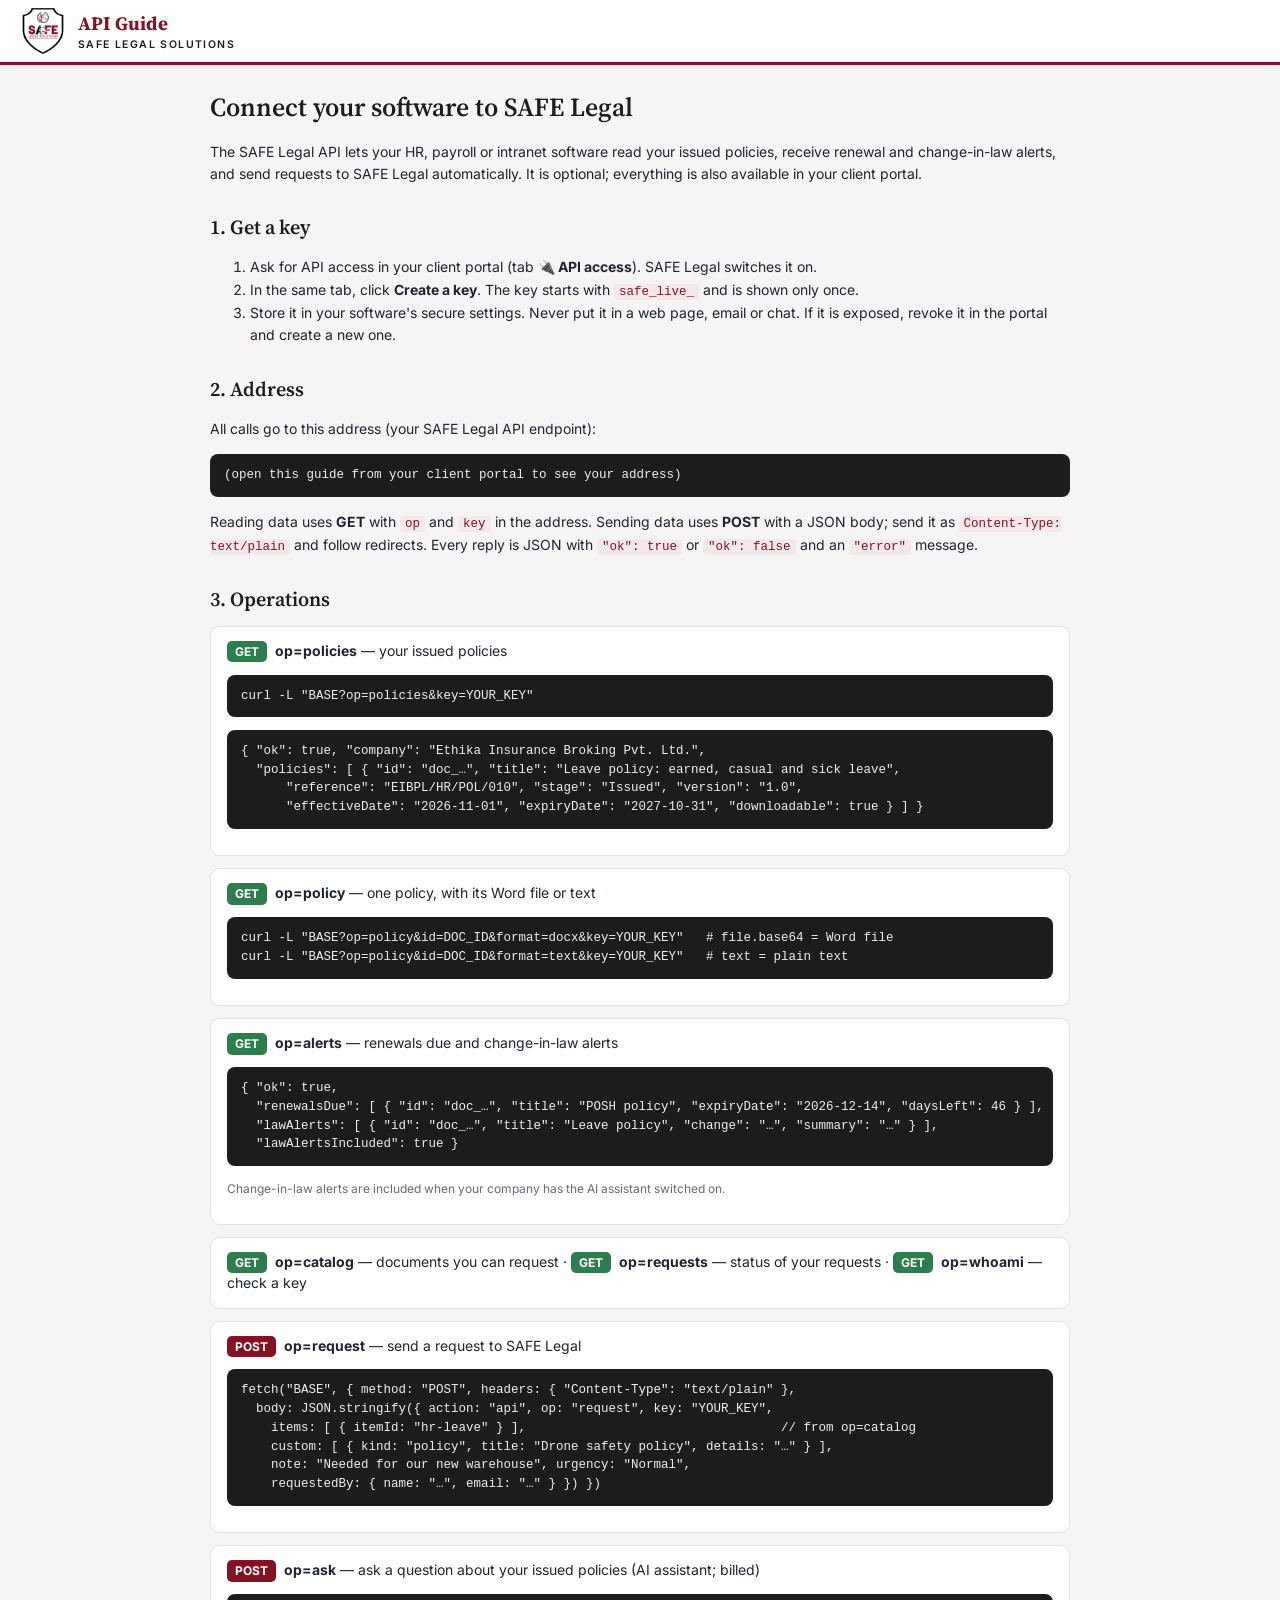
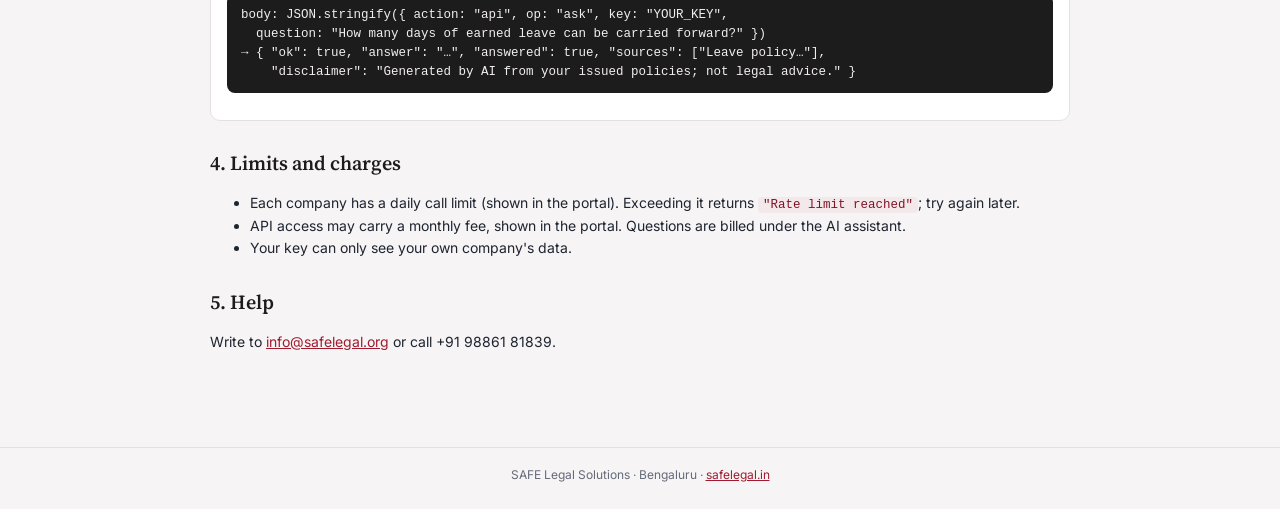
<file: api.html>
<!doctype html>
<html lang="en">
<head>
  <meta charset="utf-8">
  <meta name="theme-color" content="#801425">
  <meta name="viewport" content="width=device-width, initial-scale=1">
  <meta name="robots" content="noindex, nofollow">
  <title>SAFE Legal API Guide</title>
  <meta name="description" content="How to connect your software to SAFE Legal Solutions">
  <link rel="preconnect" href="https://fonts.googleapis.com">
  <link rel="preconnect" href="https://fonts.gstatic.com" crossorigin>
  <link href="https://fonts.googleapis.com/css2?family=Inter:wght@400;500;600;700&family=Source+Serif+4:opsz,wght@8..60,500;8..60,600;8..60,700&display=swap" rel="stylesheet">
  <link rel="stylesheet" href="assets/app.css">
  <link rel="icon" type="image/png" href="assets/favicon.png">
  <style>
    .guide { max-width: 900px; margin: 0 auto; padding: 24px 20px 80px; }
    .guide h2 { margin: 28px 0 8px; } .guide h3 { margin: 18px 0 6px; font-family: var(--sans); font-size: 15px; color: var(--navy); }
    .guide p, .guide li { line-height: 1.6; }
    pre { background: #1C1C1C; color: #F3EEEE; padding: 12px 14px; border-radius: 8px; overflow-x: auto; font-size: 12.5px; line-height: 1.5; }
    code { font-family: ui-monospace, SFMono-Regular, Menlo, Consolas, monospace; }
    p code, li code, td code { background: #F3E9EB; color: var(--navy); padding: 1px 5px; border-radius: 4px; font-size: 12.5px; }
    .endpoint { border: 1px solid var(--line); border-radius: 10px; padding: 14px 16px; margin: 12px 0; background: #fff; }
    .method { display: inline-block; font-weight: 700; font-size: 12px; padding: 2px 8px; border-radius: 5px; margin-right: 8px; color: #fff; background: var(--navy); }
    .method.get { background: #2E7D4F; }
  </style>
</head>
<body class="portal">
  <header class="topbar">
    <div class="brand">
      <img class="brand-logo" src="assets/logo.png" alt="SAFE Legal Solutions">
      <div><div class="brand-name">API Guide</div><div class="brand-sub">SAFE Legal Solutions</div></div>
    </div>
  </header>
  <main class="guide">
    <h1>Connect your software to SAFE Legal</h1>
    <p>The SAFE Legal API lets your HR, payroll or intranet software read your issued policies, receive renewal and change-in-law alerts, and send requests to SAFE Legal automatically. It is optional; everything is also available in your client portal.</p>

    <h2>1. Get a key</h2>
    <ol>
      <li>Ask for API access in your client portal (tab <b>🔌 API access</b>). SAFE Legal switches it on.</li>
      <li>In the same tab, click <b>Create a key</b>. The key starts with <code>safe_live_</code> and is shown only once.</li>
      <li>Store it in your software's secure settings. Never put it in a web page, email or chat. If it is exposed, revoke it in the portal and create a new one.</li>
    </ol>

    <h2>2. Address</h2>
    <p>All calls go to this address (your SAFE Legal API endpoint):</p>
    <pre><code id="base">(open this guide from your client portal to see your address)</code></pre>
    <p>Reading data uses <b>GET</b> with <code>op</code> and <code>key</code> in the address. Sending data uses <b>POST</b> with a JSON body; send it as <code>Content-Type: text/plain</code> and follow redirects. Every reply is JSON with <code>"ok": true</code> or <code>"ok": false</code> and an <code>"error"</code> message.</p>

    <h2>3. Operations</h2>

    <div class="endpoint"><span class="method get">GET</span><b>op=policies</b> — your issued policies
      <pre><code>curl -L "<span class="b">BASE</span>?op=policies&key=YOUR_KEY"</code></pre>
      <pre><code>{ "ok": true, "company": "Ethika Insurance Broking Pvt. Ltd.",
  "policies": [ { "id": "doc_…", "title": "Leave policy: earned, casual and sick leave",
      "reference": "EIBPL/HR/POL/010", "stage": "Issued", "version": "1.0",
      "effectiveDate": "2026-11-01", "expiryDate": "2027-10-31", "downloadable": true } ] }</code></pre></div>

    <div class="endpoint"><span class="method get">GET</span><b>op=policy</b> — one policy, with its Word file or text
      <pre><code>curl -L "<span class="b">BASE</span>?op=policy&id=DOC_ID&format=docx&key=YOUR_KEY"   # file.base64 = Word file
curl -L "<span class="b">BASE</span>?op=policy&id=DOC_ID&format=text&key=YOUR_KEY"   # text = plain text</code></pre></div>

    <div class="endpoint"><span class="method get">GET</span><b>op=alerts</b> — renewals due and change-in-law alerts
      <pre><code>{ "ok": true,
  "renewalsDue": [ { "id": "doc_…", "title": "POSH policy", "expiryDate": "2026-12-14", "daysLeft": 46 } ],
  "lawAlerts": [ { "id": "doc_…", "title": "Leave policy", "change": "…", "summary": "…" } ],
  "lawAlertsIncluded": true }</code></pre>
      <p class="small muted">Change-in-law alerts are included when your company has the AI assistant switched on.</p></div>

    <div class="endpoint"><span class="method get">GET</span><b>op=catalog</b> — documents you can request · <span class="method get">GET</span><b>op=requests</b> — status of your requests · <span class="method get">GET</span><b>op=whoami</b> — check a key</div>

    <div class="endpoint"><span class="method">POST</span><b>op=request</b> — send a request to SAFE Legal
      <pre><code>fetch("<span class="b">BASE</span>", { method: "POST", headers: { "Content-Type": "text/plain" },
  body: JSON.stringify({ action: "api", op: "request", key: "YOUR_KEY",
    items: [ { itemId: "hr-leave" } ],                                  // from op=catalog
    custom: [ { kind: "policy", title: "Drone safety policy", details: "…" } ],
    note: "Needed for our new warehouse", urgency: "Normal",
    requestedBy: { name: "…", email: "…" } }) })</code></pre></div>

    <div class="endpoint"><span class="method">POST</span><b>op=ask</b> — ask a question about your issued policies (AI assistant; billed)
      <pre><code>body: JSON.stringify({ action: "api", op: "ask", key: "YOUR_KEY",
  question: "How many days of earned leave can be carried forward?" })
→ { "ok": true, "answer": "…", "answered": true, "sources": ["Leave policy…"],
    "disclaimer": "Generated by AI from your issued policies; not legal advice." }</code></pre></div>

    <h2>4. Limits and charges</h2>
    <ul>
      <li>Each company has a daily call limit (shown in the portal). Exceeding it returns <code>"Rate limit reached"</code>; try again later.</li>
      <li>API access may carry a monthly fee, shown in the portal. Questions are billed under the AI assistant.</li>
      <li>Your key can only see your own company's data.</li>
    </ul>

    <h2>5. Help</h2>
    <p>Write to <a href="mailto:info@safelegal.org">info@safelegal.org</a> or call +91 98861 81839.</p>
  </main>
  <footer class="portal-footer">SAFE Legal Solutions · Bengaluru · <a href="https://safelegal.in" target="_blank" rel="noopener">safelegal.in</a></footer>
  <script>
    (function () {
      var d = new URLSearchParams(location.search).get('d') || '';
      if (!/^[A-Za-z0-9_-]{20,}$/.test(d)) return;
      var base = 'https://script.google.com/macros/s/' + d + '/exec';
      document.getElementById('base').textContent = base;
      document.querySelectorAll('.b').forEach(function (el) { el.textContent = base; });
    })();
  </script>
</body>
</html>
</file>
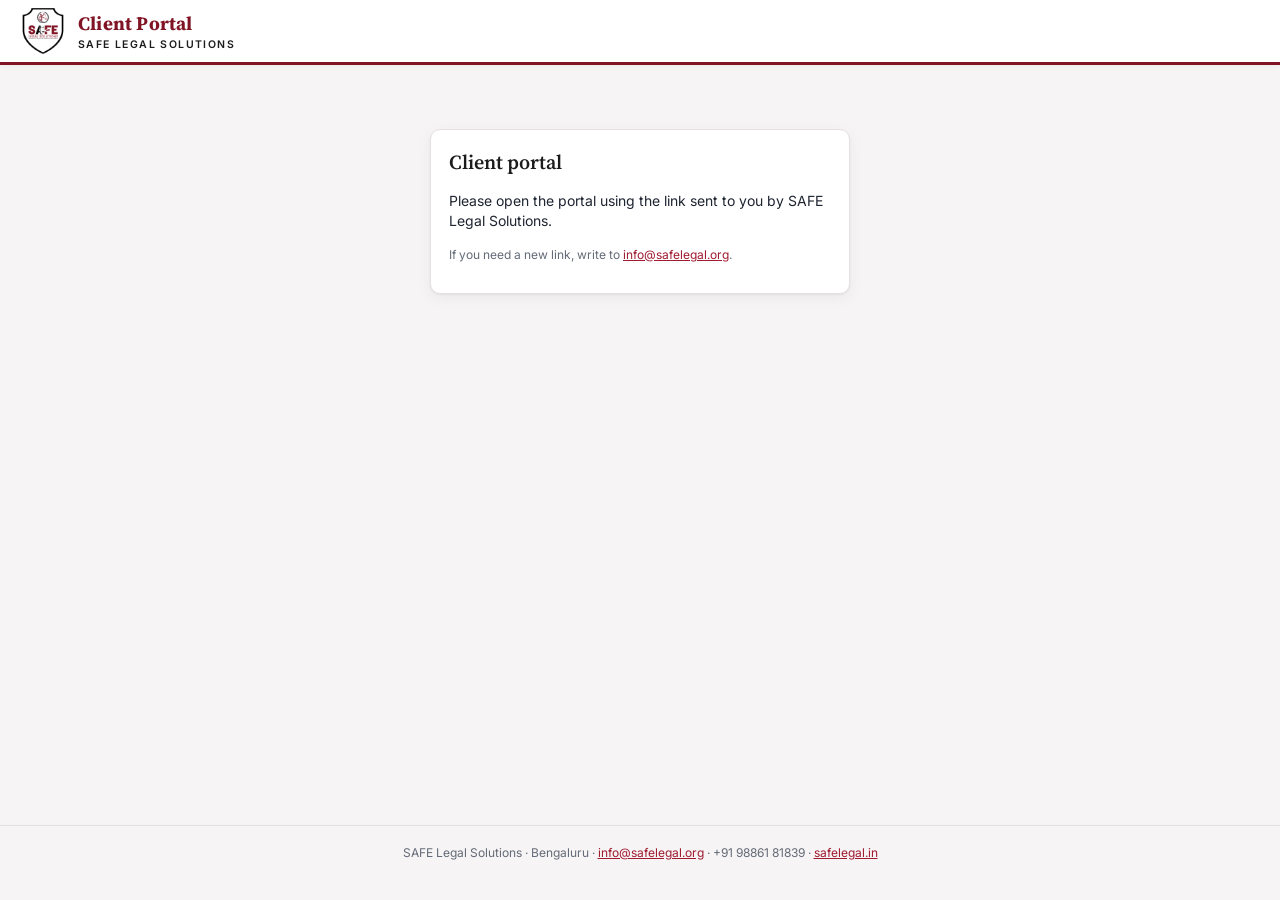
<file: portal.html>
<!doctype html>
<html lang="en">
<head>
  <meta charset="utf-8">
  <meta name="theme-color" content="#801425">
  <meta name="viewport" content="width=device-width, initial-scale=1">
  <meta name="robots" content="noindex, nofollow">
  <meta name="referrer" content="no-referrer">
  <title>SAFE Client Portal</title>
  <meta name="description" content="SAFE Legal Solutions – client portal for policies and agreements">
  <link rel="preconnect" href="https://fonts.googleapis.com">
  <link rel="preconnect" href="https://fonts.gstatic.com" crossorigin>
  <link href="https://fonts.googleapis.com/css2?family=Inter:wght@400;500;600;700&family=Source+Serif+4:opsz,wght@8..60,500;8..60,600;8..60,700&display=swap" rel="stylesheet">
  <link rel="stylesheet" href="assets/app.css">
  <link rel="icon" type="image/png" href="assets/favicon.png">
</head>
<body class="portal">
  <header class="topbar">
    <div class="brand">
      <img class="brand-logo" src="assets/logo.png" alt="SAFE Legal Solutions">
      <div>
        <div class="brand-name">Client Portal</div>
        <div class="brand-sub">SAFE Legal Solutions</div>
      </div>
    </div>
    <div class="topbar-right">
      <span id="clientBadge" class="mode-badge" hidden></span>
      <button class="btn ghost" data-action="logout" id="logoutBtn" hidden>Sign out</button>
    </div>
  </header>
  <main id="main" class="portal-main" tabindex="-1"></main>
  <div id="modal" class="modal" hidden>
    <div class="modal-card" role="dialog" aria-modal="true">
      <div class="modal-head"><h2 id="modalTitle"></h2><button class="icon-btn" data-action="close-modal" aria-label="Close">×</button></div>
      <div id="modalBody" class="modal-body"></div>
    </div>
  </div>
  <div id="toast" class="toast" hidden></div>
  <footer class="portal-footer">SAFE Legal Solutions · Bengaluru · <a href="mailto:info@safelegal.org">info@safelegal.org</a> · +91 98861 81839 · <a href="https://safelegal.in" target="_blank" rel="noopener">safelegal.in</a></footer>

  <script src="assets/js/industries.js"></script>
  <script src="assets/js/catalog.js"></script>
  <script src="assets/js/portal.js"></script>
</body>
</html>
</file>
<file: assets/app.css>
:root {
  --navy: #801425;
  --navy-2: #A01B30;
  --gold: #1C1C1C;
  --gold-soft: #F6E7EA;
  --bg: #F6F4F4;
  --surface: #FFFFFF;
  --surface-2: #FAF8F8;
  --line: #E6E0E1;
  --line-strong: #D1C7C9;
  --text: #1E2430;
  --muted: #646B78;
  --ok: #2E7D4F;
  --ok-soft: #E3F2E8;
  --warn: #9A6400;
  --warn-soft: #FCF1DA;
  --bad: #B3261E;
  --bad-soft: #FBE5E3;
  --info-soft: #F6E7EA;
  --M: #B3261E; --M-soft: #FBE5E3;
  --I: #1F5FA8; --I-soft: #E2ECF8;
  --R: #2E7D4F; --R-soft: #E3F2E8;
  --radius: 10px;
  --shadow: 0 1px 2px rgba(20, 30, 50, .06), 0 4px 16px rgba(20, 30, 50, .05);
  --serif: 'Source Serif 4', Georgia, 'Times New Roman', serif;
  --sans: 'Inter', system-ui, -apple-system, 'Segoe UI', Roboto, sans-serif;
}
* { box-sizing: border-box; }
html, body { margin: 0; height: 100%; }
body { font-family: var(--sans); font-size: 14px; color: var(--text); background: var(--bg); line-height: 1.45; }
h1, h2, h3 { font-family: var(--serif); color: #1C1C1C; margin: 0; font-weight: 600; }
h1 { font-size: 26px; } h2 { font-size: 20px; } h3 { font-size: 16px; }
a { color: var(--navy-2); }
[hidden] { display: none !important; }

/* top bar */
.topbar { position: sticky; top: 0; z-index: 20; display: flex; align-items: center; justify-content: space-between; gap: 12px; padding: 8px 20px; background: #fff; color: var(--text); border-bottom: 3px solid var(--navy); box-shadow: 0 1px 6px rgba(0,0,0,.06); }
.brand { display: flex; align-items: center; gap: 12px; }
.brand-logo { width: 46px; height: 46px; object-fit: contain; display: block; }
.brand-name { font-family: var(--serif); font-weight: 700; font-size: 19px; letter-spacing: .2px; color: var(--navy); }
.brand-sub { font-size: 10.5px; letter-spacing: 1.4px; text-transform: uppercase; color: #1C1C1C; font-weight: 600; }
.topbar-right { display: flex; align-items: center; gap: 8px; flex-wrap: wrap; }
.mode-badge { font-size: 12px; padding: 4px 10px; border-radius: 999px; background: #F3EFEF; border: 1px solid var(--line-strong); color: #444; }
.mode-badge.google { background: var(--ok-soft); border-color: #B9DCC5; color: var(--ok); }
.topbar .btn.ghost { color: var(--navy); border-color: var(--navy); }
.topbar .btn.ghost:hover { background: var(--gold-soft); }
.count-pill { display: inline-block; min-width: 20px; padding: 0 6px; margin-left: 4px; border-radius: 999px; background: var(--navy); color: #fff; font-size: 12px; font-weight: 600; }

/* layout */
.layout { display: grid; grid-template-columns: 260px 1fr; min-height: calc(100vh - 56px); }
.sidebar { border-right: 1px solid var(--line); background: var(--surface-2); padding: 16px; display: flex; flex-direction: column; gap: 10px; }
.client-list { display: flex; flex-direction: column; gap: 2px; overflow: auto; flex: 1; }
.client-item { text-align: left; border: 0; background: transparent; padding: 8px 10px; border-radius: 8px; cursor: pointer; font: inherit; color: var(--text); }
.client-item:hover { background: #F3E9EB; }
.client-item.active { background: var(--navy); color: #fff; }
.client-item small { display: block; color: var(--muted); font-size: 11px; white-space: nowrap; overflow: hidden; text-overflow: ellipsis; }
.client-item.active small { color: rgba(255,255,255,.75); }
.main { padding: 24px 28px 60px; min-width: 0; outline: none; }

/* buttons and inputs */
.btn { font: inherit; font-weight: 500; border-radius: 8px; padding: 7px 14px; border: 1px solid var(--line-strong); background: var(--surface); color: var(--text); cursor: pointer; white-space: nowrap; }
.btn:hover { border-color: var(--navy-2); }
.btn.primary { background: var(--navy); color: #fff; border-color: var(--navy); }
.btn.primary:hover { background: var(--navy-2); }
.btn.gold { background: var(--navy); border-color: var(--navy); color: #fff; }
.sticky-bar .btn.gold { background: #fff; color: var(--navy); border-color: #fff; }
.btn.danger { color: var(--bad); border-color: #E7B7B3; }
.btn.ghost { background: transparent; }
.btn.small { padding: 4px 10px; font-size: 13px; }
.btn.block { width: 100%; }
.btn:disabled { opacity: .5; cursor: not-allowed; }
.link-btn { border: 0; background: none; color: var(--navy-2); text-align: left; cursor: pointer; font: inherit; padding: 4px 2px; }
.icon-btn { border: 0; background: none; font-size: 24px; line-height: 1; cursor: pointer; color: var(--muted); }
.input, select.input, textarea.input { width: 100%; font: inherit; padding: 8px 10px; border: 1px solid var(--line-strong); border-radius: 8px; background: #fff; color: var(--text); }
textarea.input { min-height: 72px; resize: vertical; }
.input:focus { outline: 2px solid rgba(128,20,37,.2); border-color: var(--navy-2); }
label.field { display: flex; flex-direction: column; gap: 4px; font-size: 13px; font-weight: 500; }
label.field .help { font-weight: 400; color: var(--muted); font-size: 12px; }
label.field .req { color: var(--bad); }
.grid2 { display: grid; grid-template-columns: repeat(2, minmax(0, 1fr)); gap: 12px 16px; }
.grid3 { display: grid; grid-template-columns: repeat(3, minmax(0, 1fr)); gap: 12px 16px; }
.span2 { grid-column: span 2; }
.row { display: flex; gap: 8px; align-items: center; flex-wrap: wrap; }
.spread { display: flex; justify-content: space-between; align-items: center; gap: 12px; flex-wrap: wrap; }
.muted { color: var(--muted); }
.small { font-size: 12px; }

/* cards and pages */
.page-head { display: flex; justify-content: space-between; align-items: flex-end; gap: 16px; flex-wrap: wrap; margin-bottom: 18px; }
.page-head .eyebrow { font-size: 12px; text-transform: uppercase; letter-spacing: .8px; color: var(--navy); font-weight: 600; }
.card { background: var(--surface); border: 1px solid var(--line); border-radius: var(--radius); box-shadow: var(--shadow); padding: 18px; }
.card + .card { margin-top: 16px; }
.card h3 { margin-bottom: 10px; }
.stats { display: grid; grid-template-columns: repeat(auto-fit, minmax(150px, 1fr)); gap: 12px; margin-bottom: 16px; }
.stat { background: var(--surface); border: 1px solid var(--line); border-radius: var(--radius); padding: 14px 16px; }
.stat .n { font-family: var(--serif); font-size: 28px; color: var(--navy); font-weight: 600; }
.stat .l { color: var(--muted); font-size: 12px; }
.stat.warn .n { color: var(--warn); } .stat.bad .n { color: var(--bad); }

.tabs { display: flex; gap: 2px; border-bottom: 1px solid var(--line); margin-bottom: 18px; overflow-x: auto; }
.tab { border: 0; background: none; padding: 10px 14px; font: inherit; font-weight: 500; color: var(--muted); cursor: pointer; border-bottom: 2px solid transparent; white-space: nowrap; }
.tab.active { color: var(--navy); border-bottom-color: var(--navy); }

/* tables */
.table { width: 100%; border-collapse: collapse; font-size: 13px; }
.table th { text-align: left; font-weight: 600; color: var(--muted); font-size: 12px; text-transform: uppercase; letter-spacing: .4px; padding: 8px 10px; border-bottom: 1px solid var(--line); }
.table td { padding: 9px 10px; border-bottom: 1px solid var(--line); vertical-align: top; }
.table tr:hover td { background: var(--surface-2); }
.table-wrap { overflow-x: auto; }

/* tags and status */
.tag { display: inline-block; font-size: 11px; font-weight: 700; padding: 1px 7px; border-radius: 5px; letter-spacing: .3px; }
.tag.M { color: var(--M); background: var(--M-soft); } .tag.I { color: var(--I); background: var(--I-soft); } .tag.R { color: var(--R); background: var(--R-soft); }
.badge { display: inline-block; font-size: 11px; padding: 2px 8px; border-radius: 999px; background: #EEE; color: #444; white-space: nowrap; }
.badge.ready { background: var(--info-soft); color: var(--navy); }
.badge.skeleton { background: #F0EEE7; color: var(--muted); }
.badge.added { background: var(--gold-soft); color: #7A5E1C; }
.status { display: inline-block; font-size: 12px; font-weight: 600; padding: 2px 9px; border-radius: 999px; white-space: nowrap; }
.status.Draft { background: #EEE; color: #555; }
.status.Under\ review { background: var(--warn-soft); color: var(--warn); }
.status.Advocate\ reviewed { background: var(--info-soft); color: var(--navy); }
.status.Issued { background: var(--ok-soft); color: var(--ok); }
.status.Archived { background: #E8E8E8; color: #888; }
.exp-ok { color: var(--ok); } .exp-warn { color: var(--warn); font-weight: 600; } .exp-bad { color: var(--bad); font-weight: 600; }

/* library */
.lib-toolbar { display: grid; grid-template-columns: 1.4fr 1fr auto; gap: 10px; align-items: center; margin-bottom: 10px; }
.chips { display: flex; gap: 6px; flex-wrap: wrap; }
.chip { border: 1px solid var(--line-strong); background: #fff; border-radius: 999px; padding: 4px 11px; font: inherit; font-size: 12px; cursor: pointer; }
.chip.on { background: var(--navy); color: #fff; border-color: var(--navy); }
.lib-cat { margin-top: 18px; }
.lib-cat > h3 { font-size: 17px; }
details.lib-sec { border: 1px solid var(--line); border-radius: 8px; background: #fff; margin-top: 8px; }
details.lib-sec > summary { cursor: pointer; padding: 10px 14px; font-weight: 600; display: flex; justify-content: space-between; gap: 8px; list-style: none; }
details.lib-sec > summary::-webkit-details-marker { display: none; }
details.lib-sec > summary::before { content: '▸'; color: var(--navy); margin-right: 6px; }
details.lib-sec[open] > summary::before { content: '▾'; }
details.lib-sec > summary .sec-title { flex: 1; }
.lib-item { display: grid; grid-template-columns: 24px 1fr auto; gap: 10px; align-items: start; padding: 8px 14px; border-top: 1px solid var(--line); }
.lib-item.irrelevant { opacity: .55; }
.lib-item input { margin-top: 3px; width: 16px; height: 16px; accent-color: var(--navy); }
.lib-item .meta { display: flex; gap: 6px; align-items: center; flex-wrap: wrap; justify-content: flex-end; }
.sticky-bar { position: sticky; bottom: 0; margin-top: 16px; background: #1C1C1C; color: #fff; border-radius: var(--radius); padding: 10px 14px; display: flex; justify-content: space-between; align-items: center; gap: 10px; box-shadow: var(--shadow); flex-wrap: wrap; }

/* editor */
.editor { display: grid; grid-template-columns: minmax(320px, 420px) 1fr; gap: 18px; align-items: start; }
.editor-form { position: sticky; top: 72px; max-height: calc(100vh - 90px); overflow: auto; }
.editor-form .group-title { font-size: 12px; text-transform: uppercase; letter-spacing: .6px; color: var(--navy); font-weight: 700; margin: 14px 0 6px; }
.editor-form label.field { margin-bottom: 10px; }
.preview { background: #fff; border: 1px solid var(--line); border-radius: 4px; box-shadow: var(--shadow); padding: 48px 56px; font-family: Calibri, Carlito, 'Segoe UI', sans-serif; font-size: 14px; line-height: 1.5; min-height: 600px; }
.preview .p-title { text-align: center; font-weight: 700; font-size: 19px; color: var(--navy); }
.preview .p-sub { text-align: center; color: #555; margin-bottom: 14px; }
.preview .p-banner { text-align: center; background: #FDE9E7; color: #C00000; font-weight: 700; font-size: 12px; padding: 3px; margin-bottom: 14px; }
.preview mark { background: #FFF176; padding: 0 2px; }
.preview mark.conf { background: #CDEFFB; }
.conf-note { color: #0B6C8C; font-weight: 600; }
.preview .d-h1 { font-family: inherit; color: var(--navy); font-size: 15px; margin: 18px 0 8px; padding-bottom: 3px; border-bottom: 1px solid #ccc; }
.preview .d-h2 { font-size: 14px; margin: 12px 0 6px; } .preview .d-h3 { font-size: 14px; font-style: italic; margin: 10px 0 4px; }
.preview p { margin: 0 0 8px; text-align: justify; }
.preview .d-bullet { padding-left: 28px; text-indent: -14px; } .preview .d-bullet.l1 { padding-left: 46px; }
.preview .d-clause { display: grid; grid-template-columns: 48px 1fr; } .preview .d-clause.d2 { padding-left: 48px; }
.preview .d-note { padding-left: 28px; color: #595959; }
.preview .d-table { border-collapse: collapse; width: 100%; margin: 6px 0 12px; font-size: 13px; }
.preview .d-table td, .preview .d-table th { border: 1px solid #A6A6A6; padding: 4px 8px; text-align: left; vertical-align: top; }
.preview .d-table th { background: #D9E2F3; }
.preview .d-pb { border: 0; border-top: 2px dashed #ccc; margin: 22px 0; }
.workflow { display: flex; align-items: center; gap: 8px; flex-wrap: wrap; }
.steps { display: flex; gap: 4px; align-items: center; font-size: 12px; color: var(--muted); flex-wrap: wrap; }
.steps span.on { color: var(--navy); font-weight: 700; }
.steps span.sep { opacity: .5; }
.history-list { display: flex; flex-direction: column; gap: 6px; }
.history-item { display: flex; justify-content: space-between; gap: 10px; align-items: center; border: 1px solid var(--line); border-radius: 8px; padding: 8px 10px; background: var(--surface-2); }

/* letterhead */
.dropzone { border: 1.5px dashed var(--line-strong); border-radius: var(--radius); padding: 14px; background: var(--surface-2); }
.lh-preview { max-width: 100%; max-height: 120px; display: block; margin-top: 8px; border: 1px solid var(--line); }

/* modal and toast */
.modal { position: fixed; inset: 0; background: rgba(15, 22, 36, .45); display: grid; place-items: center; z-index: 50; padding: 16px; }
.modal-card { background: #fff; border-radius: 12px; width: min(720px, 100%); max-height: 90vh; display: flex; flex-direction: column; box-shadow: 0 20px 60px rgba(0,0,0,.25); }
.modal-head { display: flex; justify-content: space-between; align-items: center; padding: 16px 20px; border-bottom: 1px solid var(--line); }
.modal-body { padding: 18px 20px; overflow: auto; }
.modal-actions { display: flex; justify-content: flex-end; gap: 8px; margin-top: 16px; }
.toast { position: fixed; right: 20px; bottom: 20px; background: var(--text); color: #fff; padding: 10px 16px; border-radius: 8px; z-index: 60; max-width: 420px; box-shadow: var(--shadow); }
.toast.bad { background: var(--bad); } .toast.ok { background: var(--ok); }
.notice { border-radius: 8px; padding: 10px 12px; font-size: 13px; }
.notice.warn { background: var(--warn-soft); color: #6B4700; } .notice.info { background: var(--info-soft); color: var(--navy); } .notice.bad { background: var(--bad-soft); color: var(--bad); }
.empty { text-align: center; padding: 40px 20px; color: var(--muted); }
.steps-list { margin: 8px 0 0 18px; padding: 0; } .steps-list li { margin-bottom: 6px; }

@media (max-width: 1100px) { .editor { grid-template-columns: 1fr; } .editor-form { position: static; max-height: none; } }
@media (max-width: 820px) {
  .layout { grid-template-columns: 1fr; }
  .sidebar { border-right: 0; border-bottom: 1px solid var(--line); }
  .client-list { max-height: 180px; }
  .main { padding: 16px; }
  .grid2, .grid3 { grid-template-columns: 1fr; } .span2 { grid-column: auto; }
  .lib-toolbar { grid-template-columns: 1fr; }
  .preview { padding: 24px 18px; }
}

.status.req-New { background: var(--gold-soft); color: var(--navy); }
.status.req-Inreview { background: var(--warn-soft); color: var(--warn); }
.status.req-Approved { background: var(--info-soft); color: var(--navy); }
.status.req-Declined, .status.Declined { background: var(--bad-soft); color: var(--bad); }
.status.req-Completed { background: var(--ok-soft); color: var(--ok); }

/* client portal */
.portal-main { max-width: 1080px; margin: 0 auto; padding: 24px 20px 80px; outline: none; min-height: calc(100vh - 140px); }
.login-card { max-width: 420px; margin: 40px auto; }
.pin-input { font-size: 22px; letter-spacing: 6px; text-align: center; font-weight: 600; }
.portal-footer { text-align: center; font-size: 12px; color: var(--muted); padding: 18px 16px 28px; border-top: 1px solid var(--line); }
.portal .lib-item { grid-template-columns: 24px 1fr auto; }
@media (max-width: 820px) { .portal-main { padding: 16px; } }

.request-new-banner { display: flex; justify-content: space-between; align-items: center; gap: 14px; flex-wrap: wrap; margin-top: 14px; padding: 14px 18px; border-radius: var(--radius); background: var(--gold-soft); border: 1px solid #E5C4CB; color: var(--navy); }
.status.req-Withdrawn { background: #ECECEC; color: #555; }

/* AI */
.ai-card { border: 1px dashed var(--navy); background: var(--gold-soft); border-radius: 8px; padding: 10px 12px; margin: 6px 0 12px; display: flex; flex-direction: column; gap: 6px; align-items: flex-start; }
.ai-row { display: flex; justify-content: flex-end; gap: 12px; }
.ai-btn { font-size: 12px; font-weight: 600; }
.ai-answer { border-left: 3px solid var(--navy); background: #fff; padding: 12px 14px; border-radius: 6px; white-space: pre-wrap; }
.reco-card { border: 1px solid #E5C4CB; background: var(--gold-soft); }
</file>
